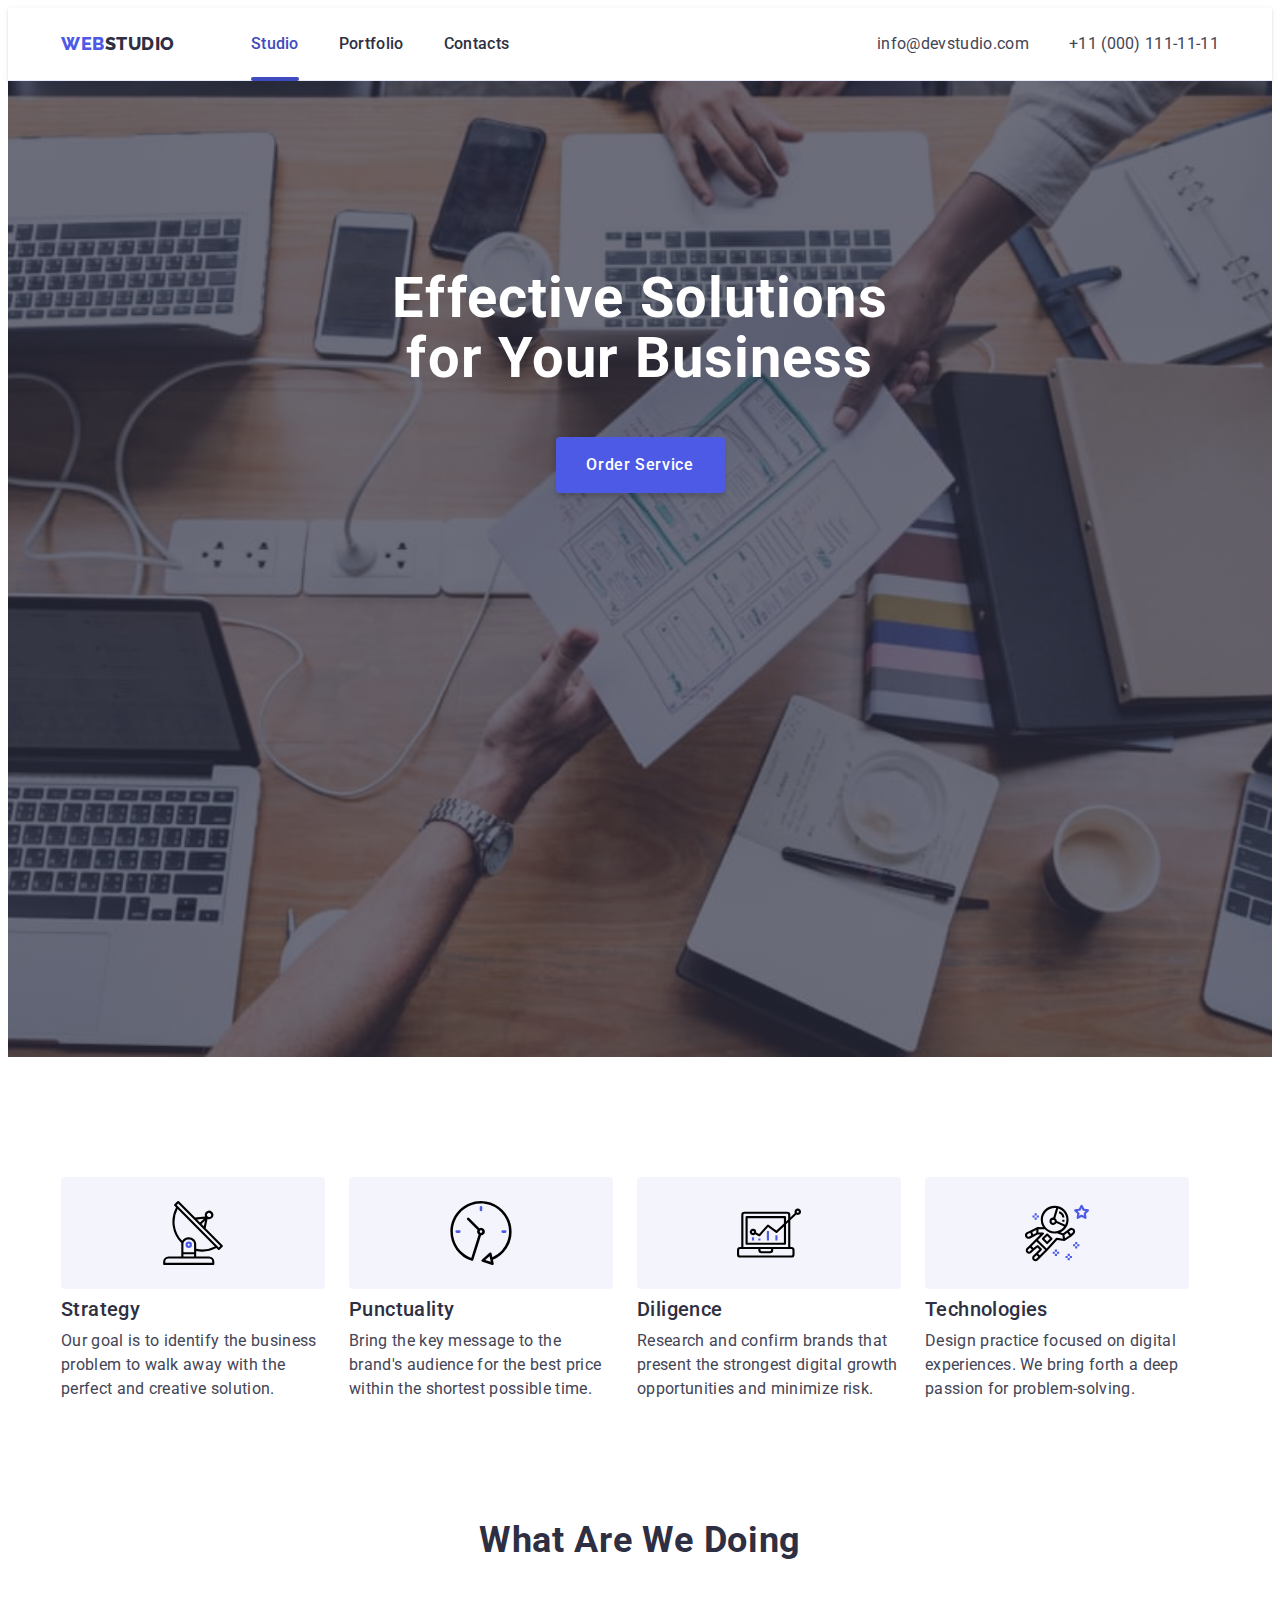
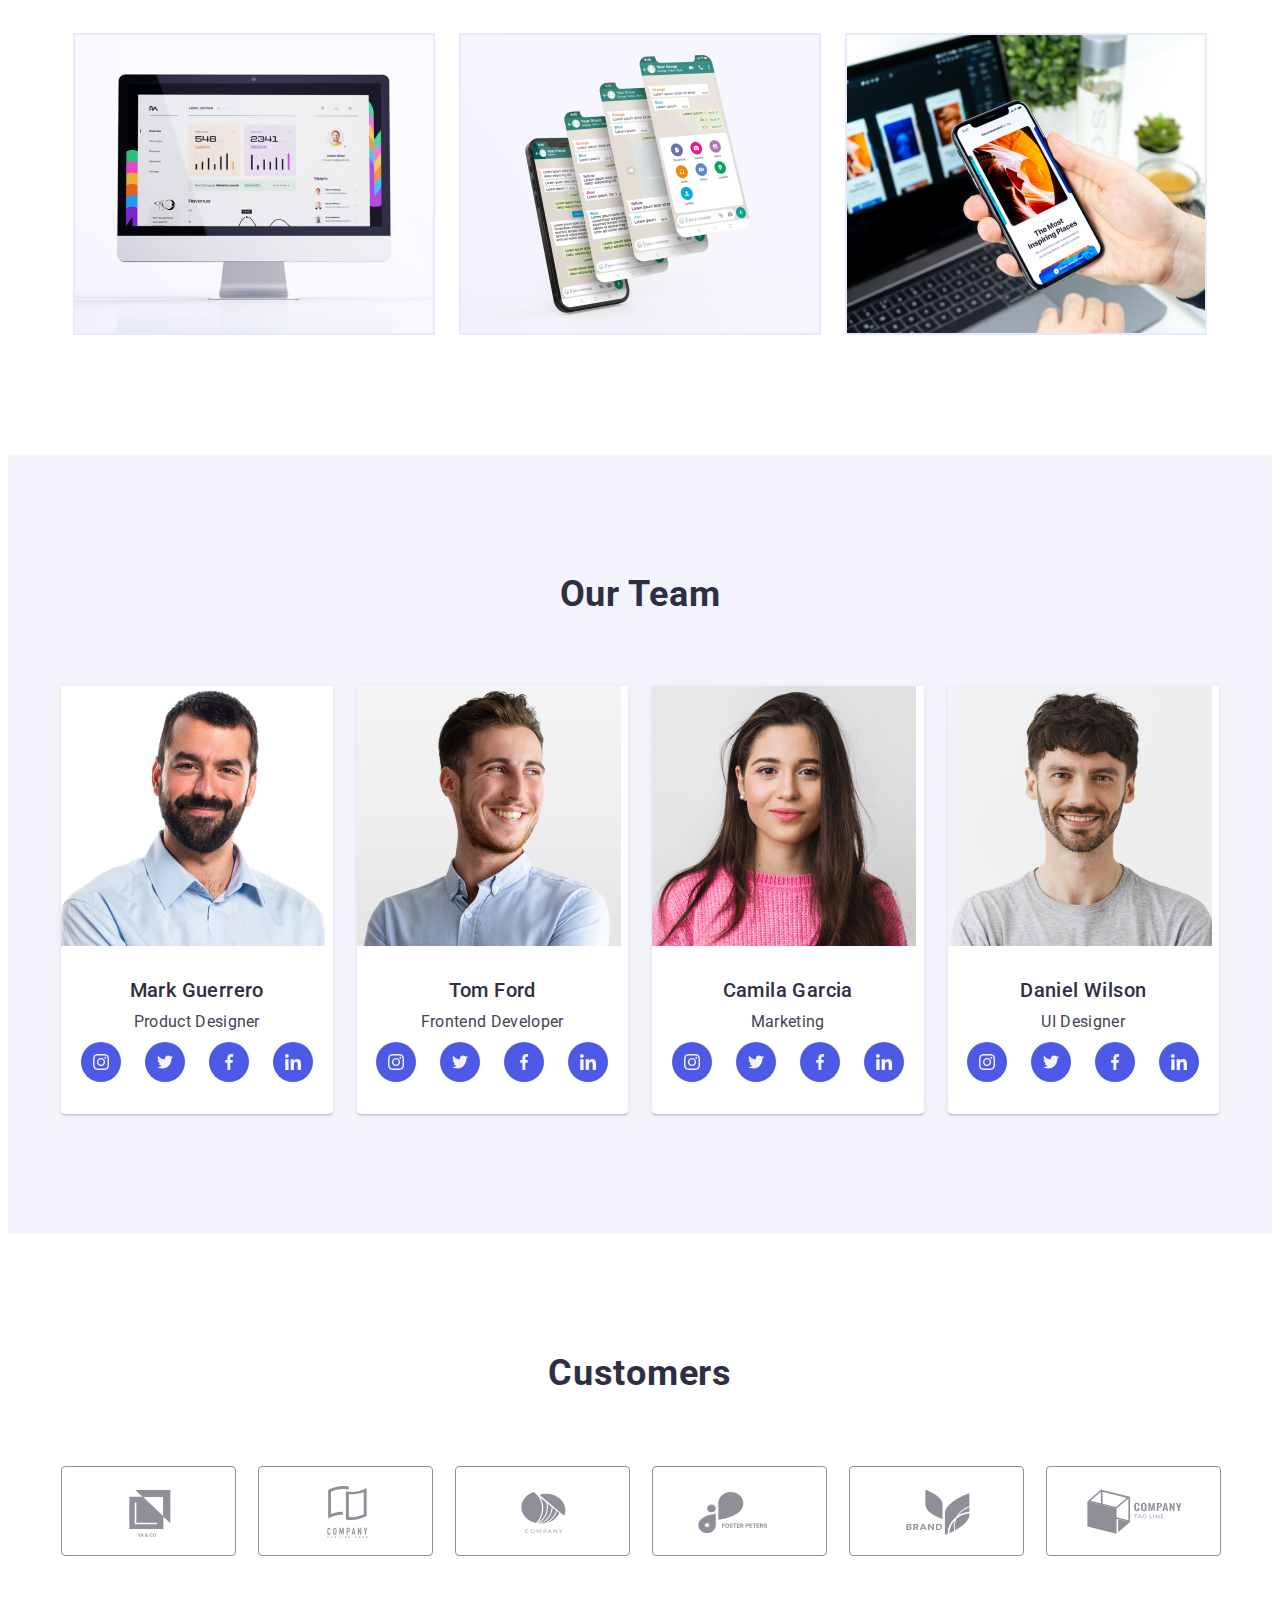
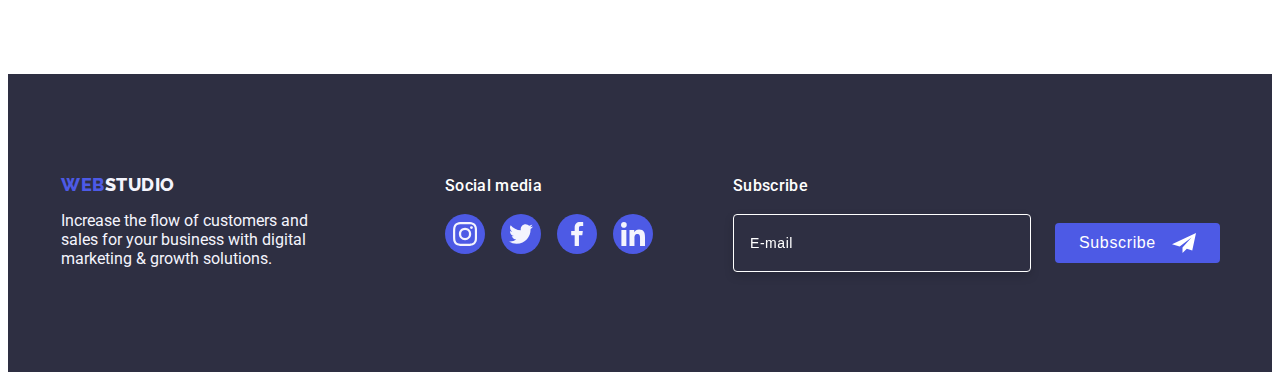
<file: index.html>
<!DOCTYPE html>
<html lang="en">
  <head>
    <meta charset="UTF-8" />
    <meta http-equiv="X-UA-Compatible" content="IE=edge" />
    <meta name="viewport" content="width=device-width, initial-scale=1.0" />
    <title>Webstudio</title>
    <link rel="preconnect" href="https://fonts.googleapis.com" />
    <link rel="preconnect" href="https://fonts.gstatic.com" crossorigin />
    <link
      href="https://fonts.googleapis.com/css2?family=Raleway:wght@800&family=Roboto:wght@400;500;700&display=swap"
      rel="stylesheet"
    />
    <link
      rel="stylesheet"
      href="https://cdnjs.cloudflare.com/ajax/libs/modern-normalize/1.1.0/modern-normalize.min.css"
      integrity="sha512-wpPYUAdjBVSE4KJnH1VR1HeZfpl1ub8YT/NKx4PuQ5NmX2tKuGu6U/JRp5y+Y8XG2tV+wKQpNHVUX03MfMFn9Q=="
      crossorigin="anonymous"
      referrerpolicy="no-referrer"
    />
    <link rel="stylesheet" href="./css/styles.css" />
  </head>
  <body>
    <header class="header">
      <div class="header-container container">
        <nav class="nav-list">
          <a class="logo logo-header link" href="./index.html"
            >Web<span class="accent">Studio</span>
          </a>
          <ul class="header-list list">
            <li>
              <a class="nav link active" href="./index.html">Studio</a>
            </li>
            <li>
              <a class="nav link" href="./portfolio.html">Portfolio</a>
            </li>
            <li>
              <a class="nav link" href="">Contacts</a>
            </li>
          </ul>
        </nav>
        <address class="address">
          <ul class="address-list list">
            <li>
              <a class="address-text link" href="mailto:info@devstudio.com"
                >info@devstudio.com
              </a>
            </li>
            <li>
              <a class="address-text link" href="tel:+110001111111"
                >+11 (000) 111-11-11
              </a>
            </li>
          </ul>
        </address>
      </div>
    </header>
    <main>
      <section class="hero section">
        <div class="container">
          <h1 class="hero-title">Effective Solutions for Your Business</h1>
          <button class="button-form" type="button" data-modal-open>
            Order Service
          </button>
        </div>
      </section>
      <section class="features section">
        <div class="container">
          <h2 class="visually-hidden section-title">Features</h2>
          <ul class="features-container list">
            <li class="features-item">
              <div class="features-icon">
                <svg width="64" height="64">
                  <use href="./images/icons.svg#antenna"></use>
                </svg>
              </div>
              <h3 class="subtitle">Strategy</h3>
              <p class="section-text">
                Our goal is to identify the business problem to walk away with
                the perfect and creative solution.
              </p>
            </li>
            <li class="features-item">
              <div class="features-icon">
                <svg width="64" height="64">
                  <use href="./images/icons.svg#clock"></use>
                </svg>
              </div>
              <h3 class="subtitle">Punctuality</h3>
              <p class="section-text">
                Bring the key message to the brand's audience for the best price
                within the shortest possible time.
              </p>
            </li>
            <li class="features-item">
              <div class="features-icon">
                <svg width="64" height="64">
                  <use href="./images/icons.svg#diagram"></use>
                </svg>
              </div>
              <h3 class="subtitle">Diligence</h3>
              <p class="section-text">
                Research and confirm brands that present the strongest digital
                growth opportunities and minimize risk.
              </p>
            </li>
            <li class="features-item">
              <div class="features-icon">
                <svg width="64" height="64">
                  <use href="./images/icons.svg#astronaut"></use>
                </svg>
              </div>
              <h3 class="subtitle">Technologies</h3>
              <p class="section-text">
                Design practice focused on digital experiences. We bring forth a
                deep passion for problem-solving.
              </p>
            </li>
          </ul>
        </div>
      </section>
      <section class="section">
        <div class="container">
          <h2 class="section-title">What are we doing</h2>
          <ul class="list works-list">
            <li class="works-item">
              <img
                src="./images/our_work/img-1.jpg"
                alt="imagine_1"
                width="360"
                height="300"
              />
            </li>
            <li class="works-item">
              <img
                src="./images/our_work/img-2.jpg"
                alt="imagine_2"
                width="360"
                height="300"
              />
            </li>
            <li class="works-item">
              <img
                src="./images/our_work/img-3.jpg"
                alt="imagine_3"
                width="360"
                height="300"
              />
            </li>
          </ul>
        </div>
      </section>
      <section class="team section">
        <div class="container">
          <h2 class="section-title">Our Team</h2>
          <ul class="list team-list">
            <li class="team-item">
              <img
                src="./images/team/img-1.jpg"
                alt="Mark"
                width="264"
                height="260"
              />
              <div class="team-descr">
                <h3 class="subtitle">Mark Guerrero</h3>
                <p class="section-text">Product Designer</p>
                <ul class="list social-networks-list">
                  <li class="social-networks-item">
                    <a
                      class="social-networks-link"
                      href=""
                      target="_blank"
                      rel="noopener noreferrer"
                      aria-label="instagram-icon"
                    >
                      <svg class="icon" width="16" height="16">
                        <use href="./images/icons.svg#instagram"></use>
                      </svg>
                    </a>
                  </li>
                  <li class="social-networks-item">
                    <a
                      class="social-networks-link"
                      href=""
                      target="_blank"
                      rel="noopener noreferrer"
                      aria-label="twitter-icon"
                    >
                      <svg class="icon" width="16" height="16">
                        <use href="./images/icons.svg#twitter"></use>
                      </svg>
                    </a>
                  </li>
                  <li class="social-networks-item">
                    <a
                      class="social-networks-link"
                      href=""
                      target="_blank"
                      rel="noopener noreferrer"
                      aria-label="facebook-icon"
                    >
                      <svg class="icon" width="16" height="16">
                        <use href="./images/icons.svg#facebook"></use>
                      </svg>
                    </a>
                  </li>
                  <li class="social-networks-item">
                    <a
                      class="social-networks-link"
                      href=""
                      target="_blank"
                      rel="noopener noreferrer"
                      aria-label="linkedin-icon"
                    >
                      <svg class="icon" width="16" height="16">
                        <use href="./images/icons.svg#linkedin"></use>
                      </svg>
                    </a>
                  </li>
                </ul>
              </div>
            </li>
            <li class="team-item">
              <img
                src="./images/team/img-2.jpg"
                alt="Tom"
                width="264"
                height="260"
              />
              <div class="team-descr">
                <h3 class="subtitle">Tom Ford</h3>
                <p class="section-text">Frontend Developer</p>
                <ul class="list social-networks-list">
                  <li class="social-networks-item">
                    <a
                      class="social-networks-link"
                      href=""
                      target="_blank"
                      rel="noopener noreferrer"
                      aria-label="instagram-icon"
                    >
                      <svg class="icon" width="16" height="16">
                        <use href="./images/icons.svg#instagram"></use>
                      </svg>
                    </a>
                  </li>
                  <li class="social-networks-item">
                    <a
                      class="social-networks-link"
                      href=""
                      target="_blank"
                      rel="noopener noreferrer"
                      aria-label="twitter-icon"
                    >
                      <svg class="icon" width="16" height="16">
                        <use
                          class="icon"
                          href="./images/icons.svg#twitter"
                        ></use>
                      </svg>
                    </a>
                  </li>
                  <li class="social-networks-item">
                    <a
                      class="social-networks-link"
                      href=""
                      target="_blank"
                      rel="noopener noreferrer"
                      aria-label="facebook-icon"
                    >
                      <svg class="icon" width="16" height="16">
                        <use href="./images/icons.svg#facebook"></use>
                      </svg>
                    </a>
                  </li>
                  <li class="social-networks-item">
                    <a
                      class="social-networks-link"
                      href=""
                      target="_blank"
                      rel="noopener noreferrer"
                      aria-label="linkedin-icon"
                    >
                      <svg class="icon" width="16" height="16">
                        <use href="./images/icons.svg#linkedin"></use>
                      </svg>
                    </a>
                  </li>
                </ul>
              </div>
            </li>
            <li class="team-item">
              <img
                src="./images/team/img-3.jpg"
                alt="Camila"
                width="264"
                height="260"
              />
              <div class="team-descr">
                <h3 class="subtitle">Camila Garcia</h3>
                <p class="section-text">Marketing</p>
                <ul class="list social-networks-list">
                  <li class="social-networks-item">
                    <a
                      class="social-networks-link"
                      href=""
                      target="_blank"
                      rel="noopener noreferrer"
                      aria-label="instagram-icon"
                    >
                      <svg class="icon" width="16" height="16">
                        <use href="./images/icons.svg#instagram"></use>
                      </svg>
                    </a>
                  </li>
                  <li class="social-networks-item">
                    <a
                      class="social-networks-link"
                      href=""
                      target="_blank"
                      rel="noopener noreferrer"
                      aria-label="twitter-icon"
                    >
                      <svg class="icon" width="16" height="16">
                        <use href="./images/icons.svg#twitter"></use>
                      </svg>
                    </a>
                  </li>
                  <li class="social-networks-item">
                    <a
                      class="social-networks-link"
                      href=""
                      target="_blank"
                      rel="noopener noreferrer"
                      aria-label="fasebook-icon"
                    >
                      <svg class="icon" width="16" height="16">
                        <use href="./images/icons.svg#facebook"></use>
                      </svg>
                    </a>
                  </li>
                  <li class="social-networks-item">
                    <a
                      class="social-networks-link"
                      href=""
                      target="_blank"
                      rel="noopener noreferrer"
                      aria-label="linkedin-icon"
                    >
                      <svg class="icon" width="16" height="16">
                        <use href="./images/icons.svg#linkedin"></use>
                      </svg>
                    </a>
                  </li>
                </ul>
              </div>
            </li>
            <li class="team-item">
              <img
                src="./images/team/img-4.jpg"
                alt="Daniel"
                width="264"
                height="260"
              />
              <div class="team-descr">
                <h3 class="subtitle">Daniel Wilson</h3>
                <p class="section-text">UI Designer</p>
                <ul class="list social-networks-list">
                  <li class="social-networks-item">
                    <a
                      class="social-networks-link"
                      href=""
                      target="_blank"
                      rel="noopener noreferrer"
                      aria-label="instagram-icon"
                    >
                      <svg class="icon" width="16" height="16">
                        <use href="./images/icons.svg#instagram"></use>
                      </svg>
                    </a>
                  </li>
                  <li class="social-networks-item">
                    <a
                      class="social-networks-link"
                      href=""
                      target="_blank"
                      rel="noopener noreferrer"
                      aria-label="twitter-icon"
                    >
                      <svg class="icon" width="16" height="16">
                        <use href="./images/icons.svg#twitter"></use>
                      </svg>
                    </a>
                  </li>
                  <li class="social-networks-item">
                    <a
                      class="social-networks-link"
                      href=""
                      target="_blank"
                      rel="noopener noreferrer"
                      aria-label="facebook-icon"
                    >
                      <svg class="icon" width="16" height="16">
                        <use href="./images/icons.svg#facebook"></use>
                      </svg>
                    </a>
                  </li>
                  <li class="social-networks-item">
                    <a
                      class="social-networks-link"
                      href=""
                      target="_blank"
                      rel="noopener noreferrer"
                      aria-label="linkedin-icon"
                    >
                      <svg class="icon" width="16" height="16">
                        <use href="./images/icons.svg#linkedin"></use>
                      </svg>
                    </a>
                  </li>
                </ul>
              </div>
            </li>
          </ul>
        </div>
      </section>
      <section class="section customers-section">
        <div class="container">
          <h2 class="section-title">Customers</h2>
          <ul class="list customers-list">
            <li class="customers-item">
              <a
                class="customers-link"
                href=""
                target="_blank"
                rel="noopener noreferrer"
                aria-label="logo-1-icon"
              >
                <svg class="customers-icon" width="104" height="56">
                  <use href="./images/icons.svg#logo-1"></use>
                </svg>
              </a>
            </li>
            <li class="customers-item">
              <a
                class="customers-link"
                href=""
                target="_blank"
                rel="noopener noreferrer"
                aria-label="logo-2-icon"
              >
                <svg class="customers-icon" width="104" height="56">
                  <use href="./images/icons.svg#logo-2"></use>
                </svg>
              </a>
            </li>
            <li class="customers-item">
              <a
                class="customers-link"
                href=""
                target="_blank"
                rel="noopener noreferrer"
                aria-label="logo-3-icon"
              >
                <svg class="customers-icon" width="104" height="56">
                  <use href="./images/icons.svg#logo-3"></use>
                </svg>
              </a>
            </li>
            <li class="customers-item">
              <a
                class="customers-link"
                href=""
                target="_blank"
                rel="noopener noreferrer"
                aria-label="logo-4-icon"
              >
                <svg class="customers-icon" width="104" height="56">
                  <use href="./images/icons.svg#logo-4"></use>
                </svg>
              </a>
            </li>
            <li class="customers-item">
              <a
                class="customers-link"
                href=""
                target="_blank"
                rel="noopener noreferrer"
                aria-label="logo-5-icon"
              >
                <svg class="customers-icon" width="104" height="56">
                  <use href="./images/icons.svg#logo-5"></use></svg
              ></a>
            </li>
            <li class="customers-item">
              <a
                class="customers-link"
                href=""
                target="_blank"
                rel="noopener noreferrer"
                aria-label="logo-6-icon"
              >
                <svg class="customers-icon" width="104" height="56">
                  <use href="./images/icons.svg#logo-6"></use>
                </svg>
              </a>
            </li>
          </ul>
        </div>
      </section>
    </main>
    <footer class="footer">
      <div class="container footer-container">
        <div class="footer-left">
          <a class="logo link logo-footer" href="./index.html"
            >Web<span class="sub-accent">Studio</span></a
          >
          <p class="footer-text">
            Increase the flow of customers and sales for your business with
            digital marketing & growth solutions.
          </p>
        </div>
        <div>
          <p class="social-title">Social media</p>
          <ul class="list social-media-list">
            <li class="social-media-item">
              <a
                class="social-media-link"
                href=""
                target="_blank"
                rel="noopener noreferrer"
                aria-label="instagram-icon"
              >
                <svg class="icon-footer" width="24" height="24">
                  <use href="./images/icons.svg#instagram"></use>
                </svg>
              </a>
            </li>
            <li class="social-media-item">
              <a
                class="social-media-link"
                href=""
                target="_blank"
                rel="noopener noreferrer"
                aria-label="twitter-icon"
              >
                <svg class="icon-footer" width="24" height="24">
                  <use href="./images/icons.svg#twitter"></use>
                </svg>
              </a>
            </li>
            <li class="social-media-item">
              <a
                class="social-media-link"
                href=""
                target="_blank"
                rel="noopener noreferrer"
                aria-label="facebook-icon"
              >
                <svg class="icon-footer" width="24" height="24">
                  <use href="./images/icons.svg#facebook"></use>
                </svg>
              </a>
            </li>
            <li class="social-media-item">
              <a
                class="social-media-link"
                href=""
                target="_blank"
                rel="noopener noreferrer"
                aria-label="linkedin-icon"
              >
                <svg class="icon-footer" width="24" height="24">
                  <use href="./images/icons.svg#linkedin"></use>
                </svg>
              </a>
            </li>
          </ul>
        </div>
        <form class="subscribe">
          <p class="subscribe-title">Subscribe</p>
          <div class="input-form">
            <input
              class="subscribe-input"
              type="email"
              name="email"
              id="email"
              placeholder="E-mail"
              required
            />
            <button class="subscribe-btn button" type="submit">
              Subscribe
              <svg class="icon-sending" width="24" height="24">
                <use href="./images/icons.svg#sending"></use>
              </svg>
            </button>
          </div>
        </form>
      </div>
    </footer>
    <div class="backdrop is-hidden" data-modal>
      <div class="modal">
        <button class="close-btn" type="button" data-modal-close>
          <svg class="modal-icon" width="8" height="8">
            <use href="./images/icons.svg#close-icon"></use>
          </svg>
        </button>
        <p class="modal-title">Leave your contacts and we will call you back</p>
        <form class="modal-form" name="modal-form">
          <label class="form-label" for="user_name">Name</label>
          <div class="form-overlay">
            <input class="input" type="text" id="user_name" required />
            <svg class="form-icon" width="18" height="24">
              <use href="./images/icons.svg#person"></use>
            </svg>
          </div>
          <label class="form-label" for="user_phone">Phone</label>
          <div class="form-overlay">
            <input
              class="input"
              type="tel"
              id="user_phone"
              required
              minlength="12"
              maxlength="12"
            />
            <svg class="form-icon" width="18" height="24">
              <use href="./images/icons.svg#phone"></use>
            </svg>
          </div>
          <label class="form-label" for="user_email">Email</label>
          <div class="form-overlay">
            <input class="input" type="email" id="user_email" />
            <svg class="form-icon" width="18" height="24">
              <use href="./images/icons.svg#email"></use>
            </svg>
          </div>
          <label class="form-label" for="comment">Comment</label>
          <textarea
            class="input textarea-form"
            name="comment"
            id="comment"
            cols="1"
            rows="8"
            placeholder="Text input"
          ></textarea>
          <label class="agreement-modal">
            <input
              class="agreement-input visually-hidden"
              type="checkbox"
              name="agreement-input "
            />
            <svg class="agreement-check" width="16" height="16">
              <use class="unchecked" href="./images/icons.svg#unchecked"></use>
              <use class="checked" href="./images/icons.svg#checked"></use>
            </svg>
            <span class="agreement-text"
              >I accept the terms and conditions of the
              <a href="">Privacy Policy</a></span
            >
          </label>
          <button class="button-form" type="submit">Send</button>
        </form>
      </div>
    </div>
    <script src="./js/modal.js"></script>
  </body>
</html>
</file>
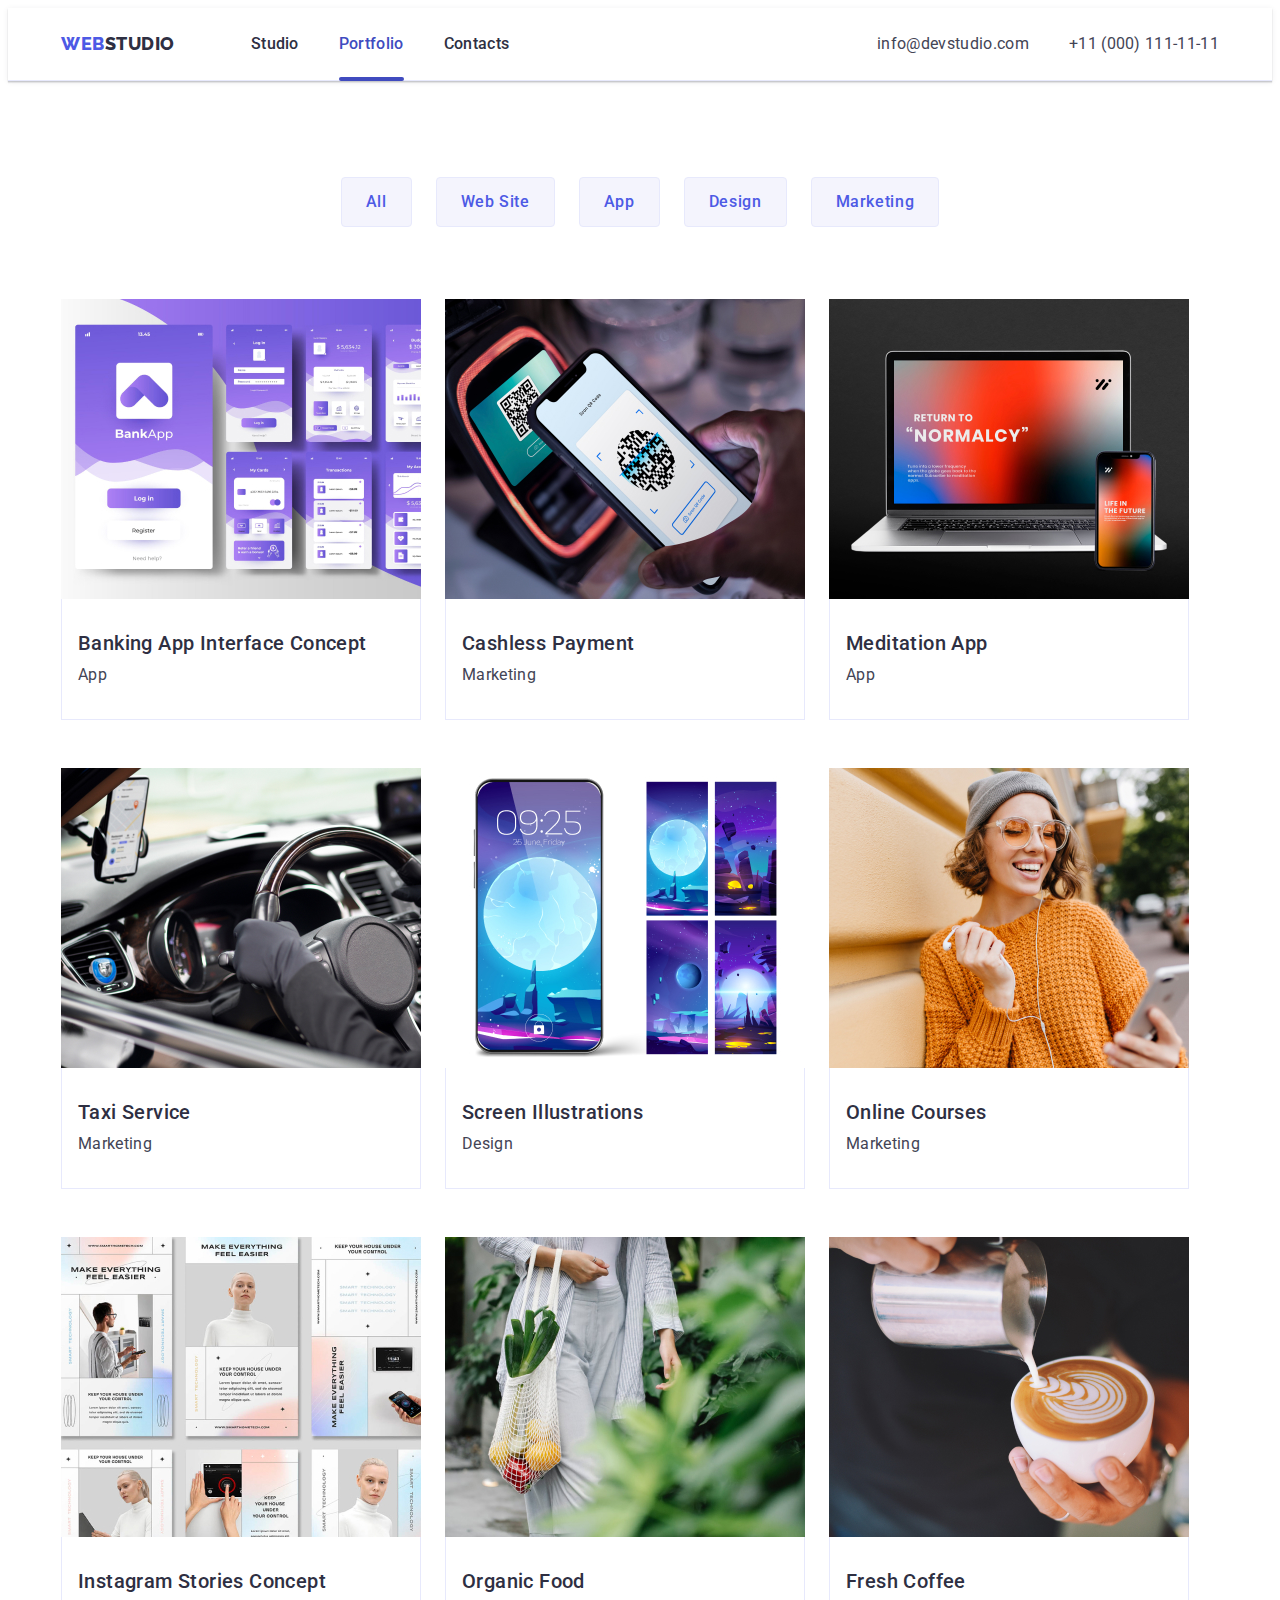
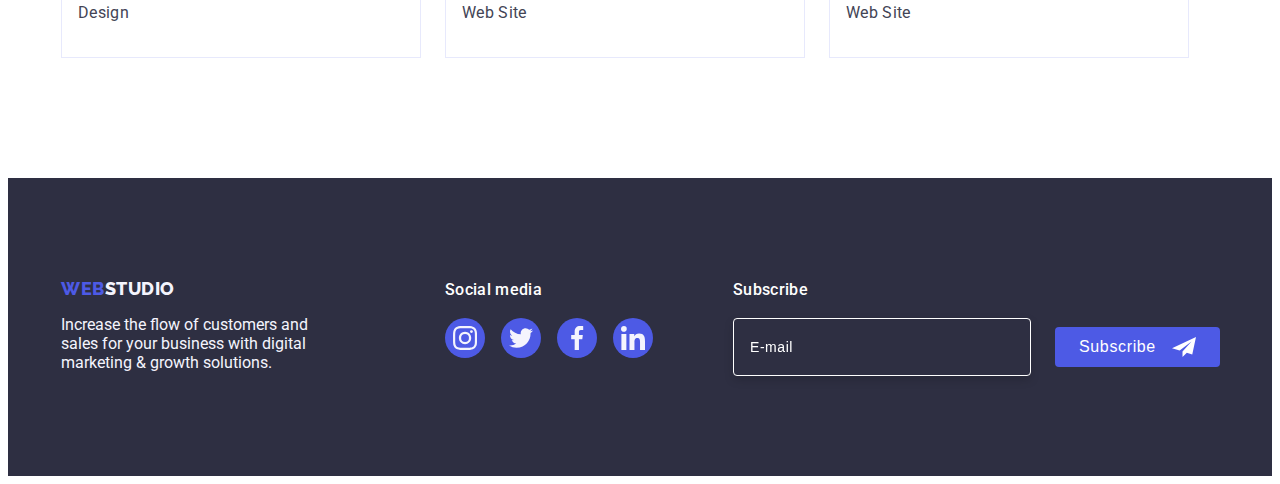
<file: portfolio.html>
<!DOCTYPE html>
<html lang="en">
  <head>
    <meta charset="UTF-8" />
    <meta http-equiv="X-UA-Compatible" content="IE=edge" />
    <meta name="viewport" content="width=device-width, initial-scale=1.0" />
    <title>Webstudio</title>
    <link rel="preconnect" href="https://fonts.googleapis.com" />
    <link rel="preconnect" href="https://fonts.gstatic.com" crossorigin />
    <link
      href="https://fonts.googleapis.com/css2?family=Raleway:wght@800&family=Roboto:wght@400;500;700&display=swap"
      rel="stylesheet"
    />
    <link
      rel="stylesheet"
      href="https://cdnjs.cloudflare.com/ajax/libs/modern-normalize/1.1.0/modern-normalize.min.css"
      integrity="sha512-wpPYUAdjBVSE4KJnH1VR1HeZfpl1ub8YT/NKx4PuQ5NmX2tKuGu6U/JRp5y+Y8XG2tV+wKQpNHVUX03MfMFn9Q=="
      crossorigin="anonymous"
      referrerpolicy="no-referrer"
    />
    <link rel="stylesheet" href="./css/styles.css" />
  </head>
  <body>
    <header class="header">
      <div class="header-container container">
        <nav class="nav-list">
          <a class="logo logo-header link" href="./index.html"
            >Web<span class="accent">Studio</span></a
          >
          <ul class="header-list list">
            <li>
              <a class="nav link" href="./index.html">Studio</a>
            </li>
            <li>
              <a class="nav link active" href="./portfolio.html">Portfolio</a>
            </li>
            <li>
              <a class="nav link" href="">Contacts</a>
            </li>
          </ul>
        </nav>
        <address class="address">
          <ul class="address-list list">
            <li>
              <a class="address-text link" href="mailto:info@devstudio.com"
                >info@devstudio.com</a
              >
            </li>
            <li>
              <a class="address-text link" href="tel:+110001111111"
                >+11 (000) 111-11-11</a
              >
            </li>
          </ul>
        </address>
      </div>
    </header>
    <main>
      <section class="portfolio">
        <div class="container">
          <h1 class="visually-hidden portfolio-title">Portfolio</h1>
          <ul class="list filter-list">
            <li>
              <button class="button-filter" type="button">All</button>
            </li>
            <li>
              <button class="button-filter" type="button">Web Site</button>
            </li>
            <li>
              <button class="button-filter" type="button">App</button>
            </li>
            <li>
              <button class="button-filter" type="button">Design</button>
            </li>
            <li>
              <button class="button-filter" type="button">Marketing</button>
            </li>
          </ul>
          <ul class="list portfolio-list">
            <li class="card-item">
              <a class="card-link link" href="">
                <div class="overlay">
                  <img
                    src="./images/portfolio/img-1.jpg"
                    alt="img-1"
                    width="360"
                    height="300"
                  />
                  <p class="overlay-text">
                    14 Stylish and User-Friendly App Design Concepts · Task
                    Manager App · Calorie Tracker App · Exotic Fruit Ecommerce
                    App · Cloud Storage App
                  </p>
                </div>
                <div class="card-descr">
                  <h2 class="subtitle">Banking App Interface Concept</h2>
                  <p class="section-text">App</p>
                </div>
              </a>
            </li>
            <li class="card-item">
              <a class="card-link link" href="">
                <div class="overlay">
                  <img
                    src="./images/portfolio/img-2.jpg"
                    alt="img-2"
                    width="360"
                    height="300"
                  />
                  <p class="overlay-text">
                    14 Stylish and User-Friendly App Design Concepts · Task
                    Manager App · Calorie Tracker App · Exotic Fruit Ecommerce
                    App · Cloud Storage App
                  </p>
                </div>
                <div class="card-descr">
                  <h2 class="subtitle">Cashless Payment</h2>
                  <p class="section-text">Marketing</p>
                </div>
              </a>
            </li>
            <li class="card-item">
              <a class="card-link link" href="">
                <div class="overlay">
                  <img
                    src="./images/portfolio/img-3.jpg"
                    alt="img-3"
                    width="360"
                    height="300"
                  />
                  <p class="overlay-text">
                    14 Stylish and User-Friendly App Design Concepts · Task
                    Manager App · Calorie Tracker App · Exotic Fruit Ecommerce
                    App · Cloud Storage App
                  </p>
                </div>
                <div class="card-descr">
                  <h2 class="subtitle">Meditation App</h2>
                  <p class="section-text">App</p>
                </div>
              </a>
            </li>
            <li class="card-item">
              <a class="card-link link" href="">
                <div class="overlay">
                  <img
                    src="./images/portfolio/img-4.jpg"
                    alt="img-4"
                    width="360"
                    height="300"
                  />
                  <p class="overlay-text">
                    14 Stylish and User-Friendly App Design Concepts · Task
                    Manager App · Calorie Tracker App · Exotic Fruit Ecommerce
                    App · Cloud Storage App
                  </p>
                </div>
                <div class="card-descr">
                  <h2 class="subtitle">Taxi Service</h2>
                  <p class="section-text">Marketing</p>
                </div>
              </a>
            </li>
            <li class="card-item">
              <a class="card-link link" href="">
                <div class="overlay">
                  <img
                    src="./images/portfolio/img-5.jpg"
                    alt="img-5"
                    width="360"
                    height="300"
                  />
                  <p class="overlay-text">
                    14 Stylish and User-Friendly App Design Concepts · Task
                    Manager App · Calorie Tracker App · Exotic Fruit Ecommerce
                    App · Cloud Storage App
                  </p>
                </div>
                <div class="card-descr">
                  <h2 class="subtitle">Screen Illustrations</h2>
                  <p class="section-text">Design</p>
                </div>
              </a>
            </li>
            <li class="card-item">
              <a class="card-link link" href="">
                <div class="overlay">
                  <img
                    src="./images/portfolio/img-6.jpg"
                    alt="img-6"
                    width="360"
                    height="300"
                  />
                  <p class="overlay-text">
                    14 Stylish and User-Friendly App Design Concepts · Task
                    Manager App · Calorie Tracker App · Exotic Fruit Ecommerce
                    App · Cloud Storage App
                  </p>
                </div>
                <div class="card-descr">
                  <h2 class="subtitle">Online Courses</h2>
                  <p class="section-text">Marketing</p>
                </div>
              </a>
            </li>
            <li class="card-item">
              <a class="card-link link" href="">
                <div class="overlay">
                  <img
                    src="./images/portfolio/img-7.jpg"
                    alt="img-7"
                    width="360"
                    height="300"
                  />
                  <p class="overlay-text">
                    14 Stylish and User-Friendly App Design Concepts · Task
                    Manager App · Calorie Tracker App · Exotic Fruit Ecommerce
                    App · Cloud Storage App
                  </p>
                </div>
                <div class="card-descr">
                  <h2 class="subtitle">Instagram Stories Concept</h2>
                  <p class="section-text">Design</p>
                </div>
              </a>
            </li>
            <li class="card-item">
              <a class="card-link link" href="">
                <div class="overlay">
                  <img
                    src="./images/portfolio/img-8.jpg"
                    alt="img-8"
                    width="360"
                    height="300"
                  />
                  <p class="overlay-text">
                    14 Stylish and User-Friendly App Design Concepts · Task
                    Manager App · Calorie Tracker App · Exotic Fruit Ecommerce
                    App · Cloud Storage App
                  </p>
                </div>
                <div class="card-descr">
                  <h2 class="subtitle">Organic Food</h2>
                  <p class="section-text">Web Site</p>
                </div>
              </a>
            </li>
            <li class="card-item">
              <a class="card-link link" href="">
                <div class="overlay">
                  <img
                    src="./images/portfolio/img-9.jpg"
                    alt="img-9"
                    width="360"
                    height="300"
                  />
                  <p class="overlay-text">
                    14 Stylish and User-Friendly App Design Concepts · Task
                    Manager App · Calorie Tracker App · Exotic Fruit Ecommerce
                    App · Cloud Storage App
                  </p>
                </div>
                <div class="card-descr">
                  <h2 class="subtitle">Fresh Coffee</h2>
                  <p class="section-text">Web Site</p>
                </div>
              </a>
            </li>
          </ul>
        </div>
      </section>
    </main>
    <footer class="footer">
      <div class="container footer-container">
        <div class="footer-left">
          <a class="logo link logo-footer" href="./index.html"
            >Web<span class="sub-accent">Studio</span></a
          >
          <p class="footer-text">
            Increase the flow of customers and sales for your business with
            digital marketing & growth solutions.
          </p>
        </div>
        <div>
          <p class="social-title">Social media</p>
          <ul class="list social-media-list">
            <li class="social-media-item">
              <a
                class="social-media-link"
                href=""
                target="_blank"
                rel="noopener noreferrer"
                aria-label="instagram-icon"
              >
                <svg class="icon-footer" width="24" height="24">
                  <use href="./images/icons.svg#instagram"></use>
                </svg>
              </a>
            </li>
            <li class="social-media-item">
              <a
                class="social-media-link"
                href=""
                target="_blank"
                rel="noopener noreferrer"
                aria-label="twitter-icon"
              >
                <svg class="icon-footer" width="24" height="24">
                  <use href="./images/icons.svg#twitter"></use>
                </svg>
              </a>
            </li>
            <li class="social-media-item">
              <a
                class="social-media-link"
                href=""
                target="_blank"
                rel="noopener noreferrer"
                aria-label="facebook-icon"
              >
                <svg class="icon-footer" width="24" height="24">
                  <use href="./images/icons.svg#facebook"></use>
                </svg>
              </a>
            </li>
            <li class="social-media-item">
              <a
                class="social-media-link"
                href=""
                target="_blank"
                rel="noopener noreferrer"
                aria-label="linkedin-icon"
              >
                <svg class="icon-footer" width="24" height="24">
                  <use href="./images/icons.svg#linkedin"></use>
                </svg>
              </a>
            </li>
          </ul>
        </div>
        <form class="subscribe">
          <p class="subscribe-title">Subscribe</p>
          <div class="input-form">
            <input
              class="subscribe-input"
              type="email"
              name="email"
              id="email"
              placeholder="E-mail"
              required
            />
            <button class="subscribe-btn button" type="submit">
              Subscribe
              <svg class="icon-sending" width="24" height="24">
                <use href="./images/icons.svg#sending"></use>
              </svg>
            </button>
          </div>
        </form>
      </div>
    </footer>
  </body>
</html>
</file>
<file: css/styles.css>
:root {
  --iris: #4d5ae5;
  --ocean: #404bbf;
  --navyblue: #2e2f42;
  --green: #31d0aa;
  --slate: #434455;
  --lightslate: #8e8f99;
  --cornflower: #e7e9fc;
  --cloud: #f4f4fd;
  --navybluemodal: #2e2f42;
  --grey: #2e2f42;
  --white: #ffffff;
  --dairy: #fcfcfc;

  --indent: 24px;

  --header-idx: 20;
  --modal-idx: 10;
}

body {
  font-family: "Roboto", sans-serif;
  color: var(--slate);
  background-color: var(--white);
}

h1,
h2,
h3,
h4,
h5,
h6,
p {
  margin: 0;
}

ul {
  margin-top: 0;
  margin-bottom: 0;
  padding: 0;
}

img {
  display: block;
  max-width: 100%;
  height: auto;
}

button {
  cursor: pointer;
}

.list {
  list-style: none;
}

.link {
  text-decoration: none;
}

.container {
  max-width: 1158px;
  padding: 0 15px;
  margin: 0 auto;

  /* outline: 2px solid red;
  outline-offset: -2px; */
}

.header {
  border-bottom: 1px solid var(--cornflower);
  box-shadow: 0px 2px 1px rgba(46, 47, 66, 0.08),
    0px 1px 1px rgba(46, 47, 66, 0.16), 0px 1px 6px rgba(46, 47, 66, 0.08);
}

.header-container {
  display: flex;
  align-items: center;
}

.logo {
  font-family: "Raleway", sans-serif;
  font-weight: 800;
  font-size: 18px;
  line-height: 1.17;
  letter-spacing: 0.03em;
  text-transform: uppercase;

  color: var(--iris);
}

.logo-header {
  margin-right: 76px;
}

.accent {
  color: var(--navyblue);
}

.sub-accent {
  color: var(--cloud);
}

.nav-list {
  display: flex;
  align-items: center;
  margin-right: auto;
}

.header-list,
.address-list {
  display: flex;
  align-items: center;
  gap: 40px;
}

.nav {
  font-weight: 500;
  font-size: 16px;
  line-height: 1.5;
  letter-spacing: 0.02em;

  display: block;
  padding: 24px 0;
  color: var(--navyblue);

  transition: color 250ms cubic-bezier(0.4, 0, 0.2, 1);
}

.nav:hover,
.nav:focus {
  color: var(--ocean);
}

.active {
  position: relative;
  color: #404bbf;
}

.active::after {
  content: "";
  position: absolute;
  left: 0;
  bottom: -1px;
  width: 100%;
  height: 4px;
  border-radius: 2px;
  background-color: #404bbf;
}

.address {
  font-style: normal;
}

.address-text {
  font-size: 16px;
  line-height: 1.5;
  letter-spacing: 0.02em;
  text-decoration: none;

  padding: 24px 0;
  color: var(--slate);

  transition: color 250ms cubic-bezier(0.4, 0, 0.2, 1);
}

.address-text:hover,
.address-text:focus {
  color: var(--ocean);
}

.section {
  padding-bottom: 120px;
}

.hero {
  max-width: 1440px;
  height: 600px;
  margin-left: auto;
  margin-right: auto;
  background-size: cover;
  background-position: center;
  background-repeat: no-repeat;

  background-image: linear-gradient(
      rgba(46, 47, 66, 0.7),
      rgba(46, 47, 66, 0.7)
    ),
    url("../images/people-office.jpg");
  background-color: var(--grey);
  padding: 188px 0;
}

.hero-title {
  font-weight: 700;
  font-size: 56px;
  line-height: 1.07;
  letter-spacing: 0.02em;
  text-align: center;
  color: var(--white);

  max-width: 496px;
  margin-left: auto;
  margin-right: auto;
  margin-bottom: 48px;
}

.button-form {
  font-family: "Roboto", sans-serif;
  font-weight: 500;
  font-size: 16px;
  line-height: 1.5;
  letter-spacing: 0.04em;

  min-width: 169px;
  height: 56px;
  border: none;
  border-radius: 4px;
  box-shadow: 0px 4px 4px rgba(0, 0, 0, 0.15);
  display: block;

  margin-left: auto;
  margin-right: auto;

  background-color: var(--iris);
  color: var(--white);

  transition: background-color 250ms cubic-bezier(0.4, 0, 0.2, 1);
}

.button-form:hover,
.button-form:focus {
  background-color: var(--ocean);
}

.visually-hidden {
  position: absolute;
  width: 1px;
  height: 1px;
  margin: -1px;
  border: 0;
  padding: 0;
  white-space: nowrap;
  clip-path: inset(100%);
  clip: rect(0 0 0 0);
  overflow: hidden;
}

.features {
  padding-top: 120px;
}

.section-title {
  font-weight: 700;
  font-size: 36px;
  line-height: 1.1;
  letter-spacing: 0.02em;
  text-transform: capitalize;
  text-align: center;

  margin-bottom: 72px;
  color: var(--navyblue);
}

.features-container {
  display: flex;
  align-items: center;
  gap: 24px;
}

.features-item {
  width: 264px;
}

.features-icon {
  display: flex;
  height: 112px;
  justify-content: center;
  align-items: center;
  background-color: var(--cloud);
  border-radius: 4px;
  margin-bottom: 8px;
}

.works-list {
  display: flex;
  align-items: center;
  justify-content: center;
  gap: 24px;
}

.works-item {
  border: 1px solid var(--cornflower);
}

.subtitle {
  font-weight: 500;
  font-size: 20px;
  line-height: 1.2;
  letter-spacing: 0.02em;
  margin-bottom: 8px;

  color: var(--navyblue);
}

.team {
  padding-top: 120px;
  background-color: var(--cloud);
}

.team-list {
  display: flex;
  align-items: center;
  flex-wrap: wrap;
  gap: 24px;
}

.team-item {
  border-bottom-left-radius: 4px;
  border-bottom-right-radius: 4px;
  --item: 4;
  width: calc((100% - (var(--indent) * (var(--item) - 1))) / var(--item));
  background-color: var(--white);
  box-shadow: 0px 1px 6px rgba(46, 47, 66, 0.08),
    0px 1px 1px rgba(46, 47, 66, 0.16), 0px 2px 1px rgba(46, 47, 66, 0.08);
}

.team-descr {
  padding: 32px 0px;
  text-align: center;
}

.social-networks-list {
  display: flex;
  align-items: center;
  justify-content: center;
  gap: 24px;
  margin-top: 8px;
}

.social-networks-item {
  width: 40px;
  height: 40px;
}

.social-networks-link,
.social-media-link {
  display: flex;
  justify-content: center;
  align-items: center;
  width: 100%;
  height: 100%;
  border-radius: 50%;
  color: var(--cloud);
  background-color: var(--iris);

  transition: background-color 250ms cubic-bezier(0.4, 0, 0.2, 1);
}

.social-networks-link:hover,
.social-networks-link:focus {
  background-color: var(--ocean);
}

.icon {
  fill: currentColor;
}

.customers-section {
  padding-top: 120px;
}
.customers-list {
  display: flex;
  align-items: center;
  justify-content: center;
  padding: 0;
  gap: 24px;
  --item: 6;
}
.customers-item {
  width: calc((100% - (var(--indent) * (var(--item) - 1))) / var(--item));
  height: 88px;
}
.customers-link {
  display: flex;
  align-items: center;
  justify-content: center;
  width: 100%;
  height: 100%;
  border: 1px solid var(--lightslate);
  border-radius: 4px;
  color: var(--lightslate);

  transition: border-color 250ms cubic-bezier(0.4, 0, 0.2, 1),
    color 250ms cubic-bezier(0.4, 0, 0.2, 1);
}

.customers-link:hover,
.customers-link:focus {
  color: var(--ocean);
  border-color: var(--ocean);
}

.customers-icon {
  fill: currentColor;
}

.footer {
  background-color: var(--navyblue);
  padding: 100px 0;
}
.footer-container {
  display: flex;
  align-items: baseline;
}
.footer-left {
  margin-right: 120px;
}
.logo-footer {
  display: inline-block;
  margin-bottom: 16px;
}

.footer-text {
  width: 264px;
  color: var(--cloud);
}

.social-media-list {
  display: flex;
  align-items: flex-start;
  gap: 16px;
}

.social-media-item {
  width: 40px;
  height: 40px;
}

.social-title,
.subscribe-title {
  font-weight: 500;
  font-size: 16px;
  line-height: 1.5;
  letter-spacing: 0.02em;
  color: var(--white);

  margin-bottom: 16px;
}
.social-media-link:hover,
.social-media-link:focus {
  background-color: var(--green);
}
.icon-footer {
  fill: var(--cloud);
}
.filter-list {
  display: flex;
  align-items: center;
  justify-content: center;
  gap: 24px;
  margin-bottom: 72px;
}

.button-filter {
  font-family: "Roboto", sans-serif;
  font-weight: 500;
  font-size: 16px;
  line-height: 1.5;
  letter-spacing: 0.04em;
  padding: 12px 24px;
  border: 1px solid var(--cornflower);
  border-radius: 4px;

  color: var(--iris);
  background-color: var(--cloud);

  transition: color 250ms cubic-bezier(0.4, 0, 0.2, 1),
    background-color 250ms cubic-bezier(0.4, 0, 0.2, 1),
    border-color 250ms cubic-bezier(0.4, 0, 0.2, 1),
    box-shadow 250ms cubic-bezier(0.4, 0, 0.2, 1);
}

.button-filter:hover,
.button-filter:focus {
  border: 1px solid transparent;
  box-shadow: 0px 3px 1px rgba(0, 0, 0, 0.1), 0px 2px 1px rgba(0, 0, 0, 0.08),
    0px 2px 2px rgba(0, 0, 0, 0.12);
  color: var(--white);
  background-color: var(--ocean);
}

.portfolio-list {
  display: flex;
  flex-wrap: wrap;
  row-gap: 48px;
  column-gap: 24px;
  --item: 3;
  width: calc(100% - (var(--indent) * (var(--item) - 1))) / var(--item);
}

.portfolio {
  padding-top: 96px;
  padding-bottom: 120px;
}

.portfolio-title {
  font-weight: 700;
  font-size: 56px;
  line-height: 1.07;
  letter-spacing: 0.02em;
  text-align: center;
  color: var(--navyblue);
}

.section-text {
  font-size: 16px;
  line-height: 1.5;
  letter-spacing: 0.02em;

  color: var(--slate);
}

.card-item {
  margin-right: 0;
  margin-bottom: 0;
}

.card-link {
  display: block;
  transition: box-shadow 250ms cubic-bezier(0.4, 0, 0.2, 1);
}

.card-link:hover,
.card-link:focus {
  box-shadow: 0px 1px 6px rgba(46, 47, 66, 0.08),
    0px 1px 1px rgba(46, 47, 66, 0.16), 0px 2px 1px rgba(46, 47, 66, 0.08);
}

.card-link:hover .overlay-text,
.card-link:focus .overlay-text {
  transform: translateY(0);
}

.card-descr {
  padding: 32px 16px;
  border: 1px solid var(--cornflower);
  border-top: none;
}

.overlay {
  position: relative;
  overflow: hidden;
}
.overlay-text {
  position: absolute;
  top: 0;

  font-size: 16px;
  line-height: 1.5;
  letter-spacing: 0.02em;

  width: 100%;
  height: 100%;
  padding: 40px 32px;
  color: var(--cloud);
  background-color: var(--iris);

  transform: translateY(100%);
  transition: transform 250ms cubic-bezier(0.4, 0, 0.2, 1);
}

.backdrop {
  position: fixed;
  top: 0;
  left: 0;

  width: 100%;
  height: 100%;
  background-color: rgba(46, 47, 66, 0.4);

  transition: opacity 250ms cubic-bezier(0.4, 0, 0.2, 1),
    visibility 250ms cubic-bezier(0.4, 0, 0.2, 1);
}

.backdrop.is-hidden {
  opacity: 0;
  visibility: hidden;
  pointer-events: none;
}

.modal {
  position: absolute;
  top: calc(50%);
  left: calc(50%);
  transform: translate(-50%, -50%);
  padding: 72px 24px 24px;
  width: 408px;
  min-height: 584px;

  background-color: var(--dairy);
  box-shadow: 0px 1px 1px rgba(0, 0, 0, 0.14), 0px 1px 3px rgba(0, 0, 0, 0.12),
    0px 2px 1px rgba(0, 0, 0, 0.2);
  border-radius: 4px;

  transition: transform 250ms cubic-bezier(0.4, 0, 0.2, 1);
}

.backdrop.is-hidden.modal {
  opacity: 0;
  transform: translate(-50%, -80%);
}

.close-btn {
  position: absolute;
  top: 24px;
  right: 24px;

  width: 24px;
  height: 24px;

  display: flex;
  align-items: center;
  justify-content: center;
  padding: 0;

  background-color: var(--cornflower);
  border: 1px solid rgba(0, 0, 0, 0.1);
  border-radius: 50%;
  transition: background-color 250ms cubic-bezier(0.4, 0, 0.2, 1),
    border 250ms cubic-bezier(0.4, 0, 0.2, 1);
}

.modal-icon {
  fill: var(--navyblue);
  transition: fill 250ms cubic-bezier(0.4, 0, 0.2, 1);
}

.close-btn:hover,
.close-btn:focus {
  background-color: #404bbf;
  outline: none;
}

.close-btn:hover .modal-icon,
.close-btn:focus .modal-icon {
  fill: var(--white);
}

.modal-title {
  font-weight: 500;
  font-size: 16px;
  line-height: 1.5;
  text-align: center;
  letter-spacing: 0.02em;

  color: var(--navyblue);
  margin-bottom: 16px;
}

.modal-form {
  margin-top: 0;
}

.form-overlay {
  position: relative;
  margin-bottom: 8px;
  font-weight: 400;
  font-size: 12px;
  line-height: 1.17;
  letter-spacing: 0.01em;
}

.form-label {
  display: block;
  margin-bottom: 4px;
  font-size: 12px;
  line-height: 1.17;
  letter-spacing: 0.01em;
  color: var(--lightslate);
}

.input {
  width: 100%;
  height: 40px;
  padding: 0;
  padding-left: 38px;
  outline: transparent;
  color: var(--navyblue);
  border: 1px solid rgba(46, 47, 66, 0.4);
  border-radius: 4px;
  transition: border-color 250ms cubic-bezier(0.4, 0, 0.2, 1);
}

.input:focus {
  border-color: var(--iris);
}

.form-icon {
  position: absolute;
  top: 50%;
  left: 16px;
  transform: translateY(-50%);

  fill: var(--navyblue);
  transition: fill 250ms cubic-bezier(0.4, 0, 0.2, 1);
}

.input:focus + .form-icon {
  fill: var(--iris);
}

.textarea-form {
  font-size: 12px;
  line-height: 1.17;
  letter-spacing: 0.01em;
  resize: none;
  height: 120px;
  padding: 8px 16px;
  margin-bottom: 16px;
}

.form-overlay::placeholder {
  color: var(--navybluemodal);
}
.agreement-modal {
  display: flex;

  align-items: center;
  gap: 8px;
  width: 100%;
  font-weight: 400;
  font-size: 12px;
  line-height: 1.17;
  letter-spacing: 0.04em;
  color: var(--lightslate);
  margin-bottom: 24px;
}

.checked {
  opacity: 0;
  transition: opacity 250ms cubic-bezier(0.4, 0, 0.2, 1);
}

.unchecked {
  opacity: 1;
  transition: opacity 250ms cubic-bezier(0.4, 0, 0.2, 1);
}

.agreement-input:checked + .agreement-check > .unchecked {
  opacity: 0;
}
.agreement-input:checked + .agreement-check > .checked {
  opacity: 1;
}

.agreement-text a {
  color: var(--iris);
}

.agreement-text {
  display: block;
  width: 338px;

  font-size: 12px;
  line-height: 1.17;
  letter-spacing: 0.01em;
  color: var(--lightslate);
}
.subscribe {
  margin-left: 80px;
}

.subscribe-input {
  font-size: 14px;
  line-height: 2;
  letter-spacing: 0.04em;
  padding: 8px 16px;

  width: 264px;
  height: 40px;
  outline: transparent;

  border: 1px solid #ffffff;
  border-radius: 4px;
  background-color: var(--navyblue);
  filter: drop-shadow(0px 4px 4px rgba(0, 0, 0, 0.15));
  color: var(--white);
}

.subscribe-input::placeholder {
  color: var(--white);
}

.subscribe-btn {
  font-weight: 500;
  font-size: 16px;
  line-height: 1.5;
  letter-spacing: 0.04em;
  padding: 8px 24px;

  width: 165px;
  height: 40px;
  border: none;
  border-radius: 4px;

  display: flex;
  align-items: center;
  gap: 16px;

  background-color: var(--iris);
  color: var(--white);
  transition: background-color 250ms cubic-bezier(0.4, 0, 0.2, 1);
}

.subscribe-btn:hover,
.subscribe-btn:focus {
  background-color: var(--ocean);
}

.input-form {
  display: flex;
  flex-direction: row;
  justify-content: center;
  align-items: center;
  gap: 24px;
}

.icon-sending {
  fill: currentColor;
}
</file>
